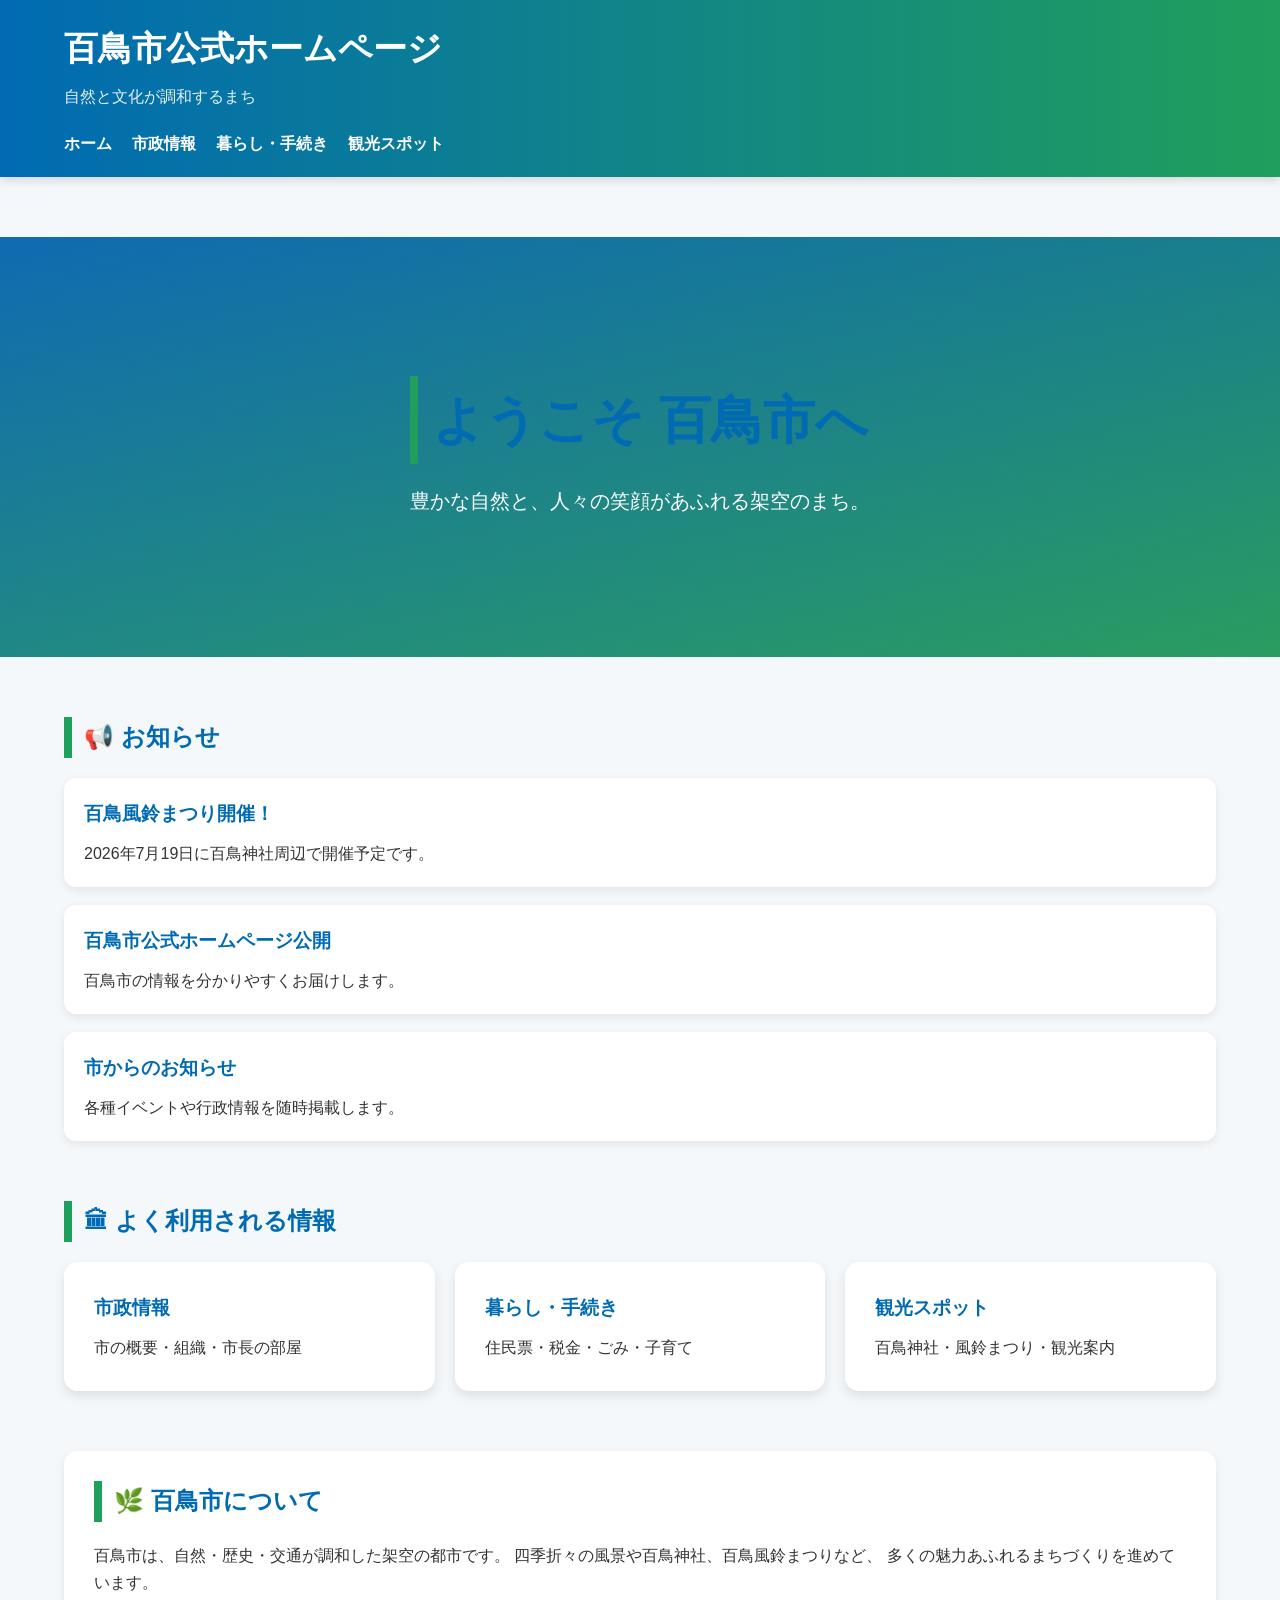
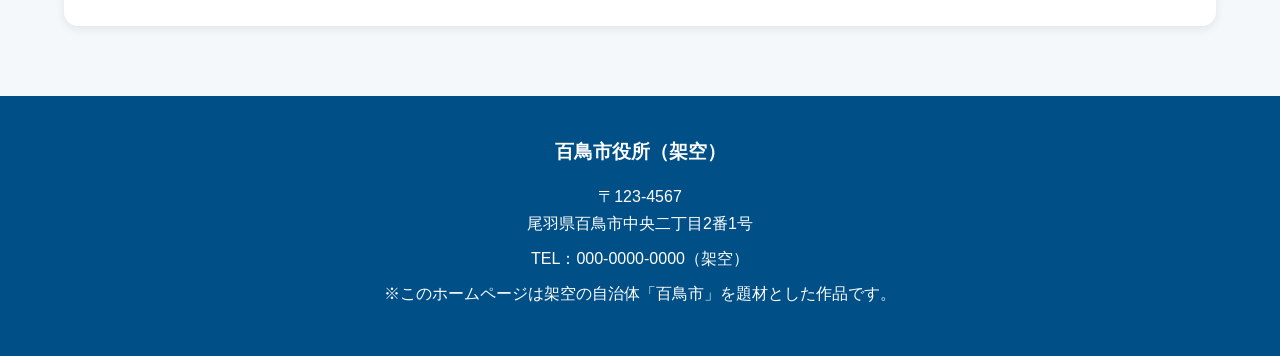
<file: index.html>
<!DOCTYPE html>
<html lang="ja">
<head>
  <meta charset="UTF-8">
  <meta name="viewport" content="width=device-width, initial-scale=1.0">
  <title>百鳥市公式ホームページ</title>
  <link rel="stylesheet" href="css/style.css">
</head>

<body>

<header>
  <div class="container">
    <h1>百鳥市公式ホームページ</h1>
    <p>自然と文化が調和するまち</p>

    <nav>
      <ul>
        <li><a href="index.html">ホーム</a></li>
        <li><a href="cityhall.html">市政情報</a></li>
        <li><a href="life.html">暮らし・手続き</a></li>
        <li><a href="tourism.html">観光スポット</a></li>
      </ul>
    </nav>
  </div>
</header>

<section class="hero">
  <div class="hero-text">
    <h2>ようこそ 百鳥市へ</h2>
    <p>豊かな自然と、人々の笑顔があふれる架空のまち。</p>
  </div>
</section>

<main class="container">

<section class="news">

<h2>📢 お知らせ</h2>

<div class="card">
<h3>百鳥風鈴まつり開催！</h3>
<p>2026年7月19日に百鳥神社周辺で開催予定です。</p>
</div>

<div class="card">
<h3>百鳥市公式ホームページ公開</h3>
<p>百鳥市の情報を分かりやすくお届けします。</p>
</div>

<div class="card">
<h3>市からのお知らせ</h3>
<p>各種イベントや行政情報を随時掲載します。</p>
</div>

</section>

<section class="service">

<h2>🏛 よく利用される情報</h2>

<div class="grid">

<a href="cityhall.html" class="menu-card">
<h3>市政情報</h3>
<p>市の概要・組織・市長の部屋</p>
</a>

<a href="life.html" class="menu-card">
<h3>暮らし・手続き</h3>
<p>住民票・税金・ごみ・子育て</p>
</a>

<a href="tourism.html" class="menu-card">
<h3>観光スポット</h3>
<p>百鳥神社・風鈴まつり・観光案内</p>
</a>

</div>

</section>

<section class="about">

<h2>🌿 百鳥市について</h2>

<p>
百鳥市は、自然・歴史・交通が調和した架空の都市です。
四季折々の風景や百鳥神社、百鳥風鈴まつりなど、
多くの魅力あふれるまちづくりを進めています。
</p>

</section>

</main>

<footer>

<div class="container">

<h3>百鳥市役所（架空）</h3>

<p>
〒123-4567<br>
尾羽県百鳥市中央二丁目2番1号
</p>

<p>
TEL：000-0000-0000（架空）
</p>

<p>
※このホームページは架空の自治体「百鳥市」を題材とした作品です。
</p>

</div>

</footer>

</body>
</html>
</file>
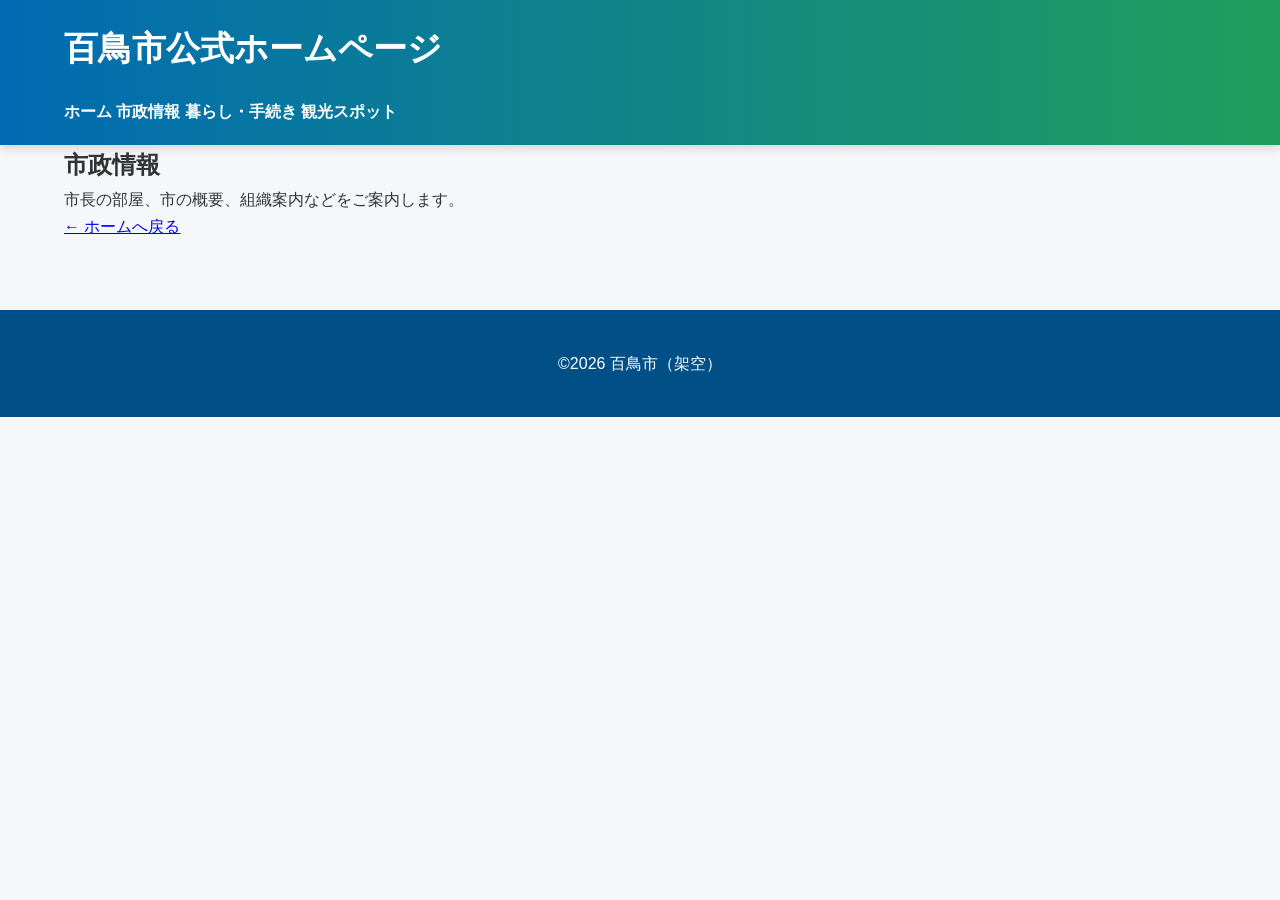
<file: cityhall.html>
<!DOCTYPE html><html lang="ja"><head>
<meta charset="UTF-8"><meta name="viewport" content="width=device-width,initial-scale=1">
<title>市政情報｜百鳥市</title>
<link rel="stylesheet" href="css/style.css">
</head><body>
<header><div class="container">
<h1>百鳥市公式ホームページ</h1>
<nav>
<a href="index.html">ホーム</a>
<a href="cityhall.html">市政情報</a>
<a href="life.html">暮らし・手続き</a>
<a href="tourism.html">観光スポット</a>
</nav></div></header>
<main class="container">
<h2>市政情報</h2>
<p>市長の部屋、市の概要、組織案内などをご案内します。</p>
<p><a href="index.html">← ホームへ戻る</a></p>
</main>
<footer>©2026 百鳥市（架空）</footer>
</body></html>
</file>
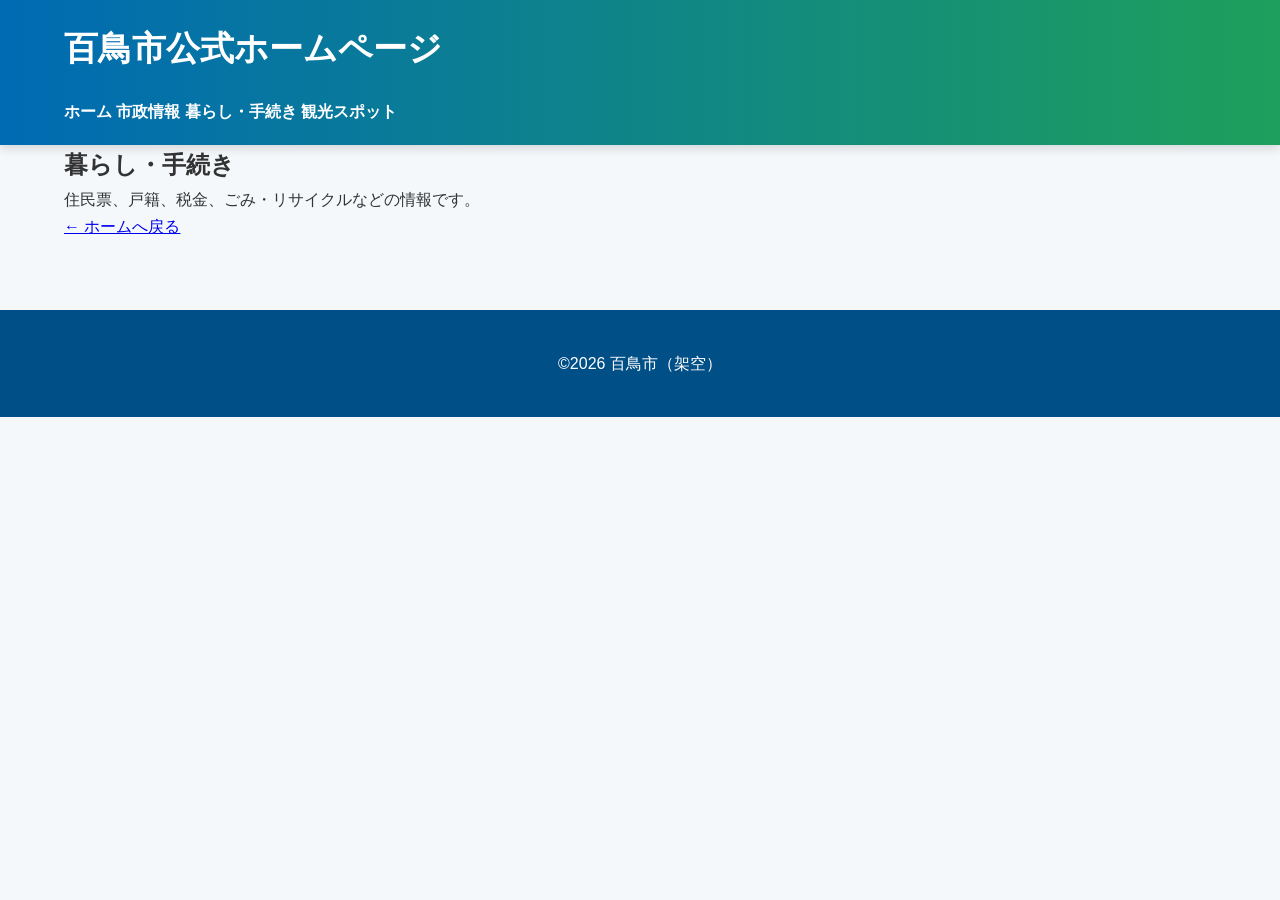
<file: life.html>
<!DOCTYPE html><html lang="ja"><head>
<meta charset="UTF-8"><meta name="viewport" content="width=device-width,initial-scale=1">
<title>暮らし・手続き｜百鳥市</title>
<link rel="stylesheet" href="css/style.css">
</head><body>
<header><div class="container">
<h1>百鳥市公式ホームページ</h1>
<nav>
<a href="index.html">ホーム</a>
<a href="cityhall.html">市政情報</a>
<a href="life.html">暮らし・手続き</a>
<a href="tourism.html">観光スポット</a>
</nav></div></header>
<main class="container">
<h2>暮らし・手続き</h2>
<p>住民票、戸籍、税金、ごみ・リサイクルなどの情報です。</p>
<p><a href="index.html">← ホームへ戻る</a></p>
</main>
<footer>©2026 百鳥市（架空）</footer>
</body></html>
</file>
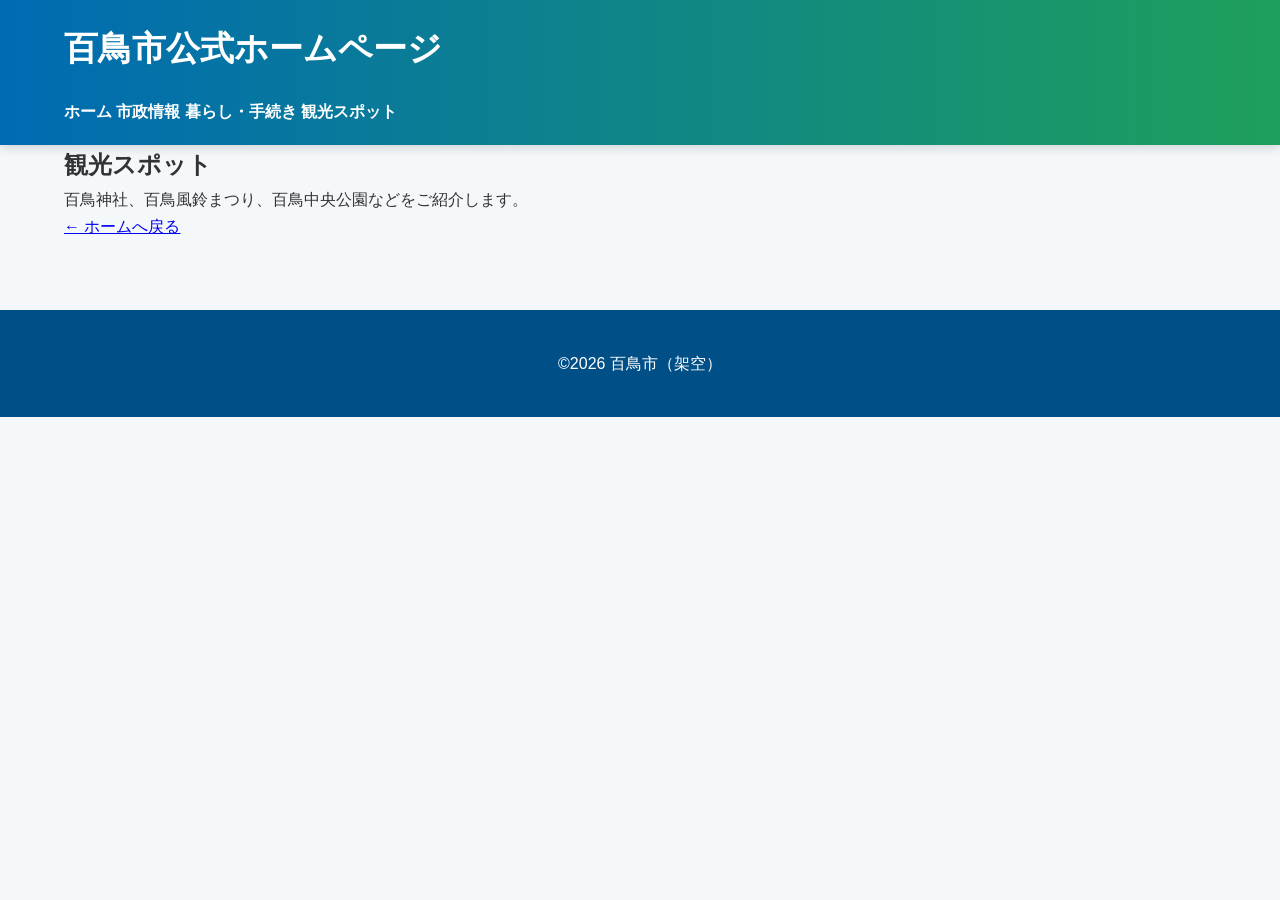
<file: tourism.html>
<!DOCTYPE html><html lang="ja"><head>
<meta charset="UTF-8"><meta name="viewport" content="width=device-width,initial-scale=1">
<title>観光スポット｜百鳥市</title>
<link rel="stylesheet" href="css/style.css">
</head><body>
<header><div class="container">
<h1>百鳥市公式ホームページ</h1>
<nav>
<a href="index.html">ホーム</a>
<a href="cityhall.html">市政情報</a>
<a href="life.html">暮らし・手続き</a>
<a href="tourism.html">観光スポット</a>
</nav></div></header>
<main class="container">
<h2>観光スポット</h2>
<p>百鳥神社、百鳥風鈴まつり、百鳥中央公園などをご紹介します。</p>
<p><a href="index.html">← ホームへ戻る</a></p>
</main>
<footer>©2026 百鳥市（架空）</footer>
</body></html>
</file>
<file: css/style.css>
/* ===========================
   百鳥市公式ホームページ Ver.1.0
=========================== */

*{
    margin:0;
    padding:0;
    box-sizing:border-box;
}

body{
    font-family:"Yu Gothic","Meiryo",sans-serif;
    background:#f4f8fb;
    color:#333;
    line-height:1.7;
}

.container{
    width:90%;
    max-width:1200px;
    margin:auto;
}

/* ===== ヘッダー ===== */

header{
    background:linear-gradient(90deg,#006bb3,#1f9f5c);
    color:white;
    padding:20px 0;
    box-shadow:0 3px 10px rgba(0,0,0,.15);
}

header h1{
    font-size:34px;
}

header p{
    margin-top:5px;
    opacity:.9;
}

nav{
    margin-top:20px;
}

nav ul{
    list-style:none;
    display:flex;
    gap:20px;
    flex-wrap:wrap;
}

nav a{
    color:white;
    text-decoration:none;
    font-weight:bold;
    transition:.3s;
}

nav a:hover{
    color:#ffe082;
}

/* ===== メイン画像 ===== */

.hero{
    height:420px;
    background:linear-gradient(rgba(0,90,150,.45),rgba(30,140,80,.45)),
               linear-gradient(135deg,#1d78c8,#35a96d);
    display:flex;
    justify-content:center;
    align-items:center;
    text-align:center;
    color:white;
}

.hero h2{
    font-size:52px;
}

.hero p{
    margin-top:15px;
    font-size:20px;
}

/* ===== 見出し ===== */

section{
    margin:60px 0;
}

section h2{
    color:#006bb3;
    margin-bottom:20px;
    border-left:8px solid #1f9f5c;
    padding-left:12px;
}

/* ===== お知らせ ===== */

.card{
    background:white;
    border-radius:12px;
    padding:20px;
    margin-bottom:18px;
    box-shadow:0 3px 10px rgba(0,0,0,.08);
    transition:.25s;
}

.card:hover{
    transform:translateY(-4px);
}

.card h3{
    color:#006bb3;
    margin-bottom:10px;
}

/* ===== カードメニュー ===== */

.grid{
    display:grid;
    grid-template-columns:repeat(auto-fit,minmax(250px,1fr));
    gap:20px;
}

.menu-card{
    background:white;
    border-radius:14px;
    text-decoration:none;
    color:#333;
    padding:30px;
    box-shadow:0 5px 12px rgba(0,0,0,.1);
    transition:.25s;
}

.menu-card:hover{
    transform:translateY(-6px);
    background:#e8f7ef;
}

.menu-card h3{
    color:#006bb3;
    margin-bottom:10px;
}

/* ===== 百鳥市紹介 ===== */

.about{
    background:white;
    border-radius:14px;
    padding:30px;
    box-shadow:0 3px 10px rgba(0,0,0,.08);
}

/* ===== フッター ===== */

footer{
    margin-top:70px;
    background:#004f87;
    color:white;
    text-align:center;
    padding:40px 20px;
}

footer h3{
    margin-bottom:15px;
}

footer p{
    margin:8px 0;
}

/* ===== スマホ ===== */

@media(max-width:768px){

header h1{
    font-size:26px;
}

.hero{
    height:300px;
}

.hero h2{
    font-size:34px;
}

.hero p{
    font-size:16px;
}

nav ul{
    flex-direction:column;
    gap:10px;
}

}
</file>
